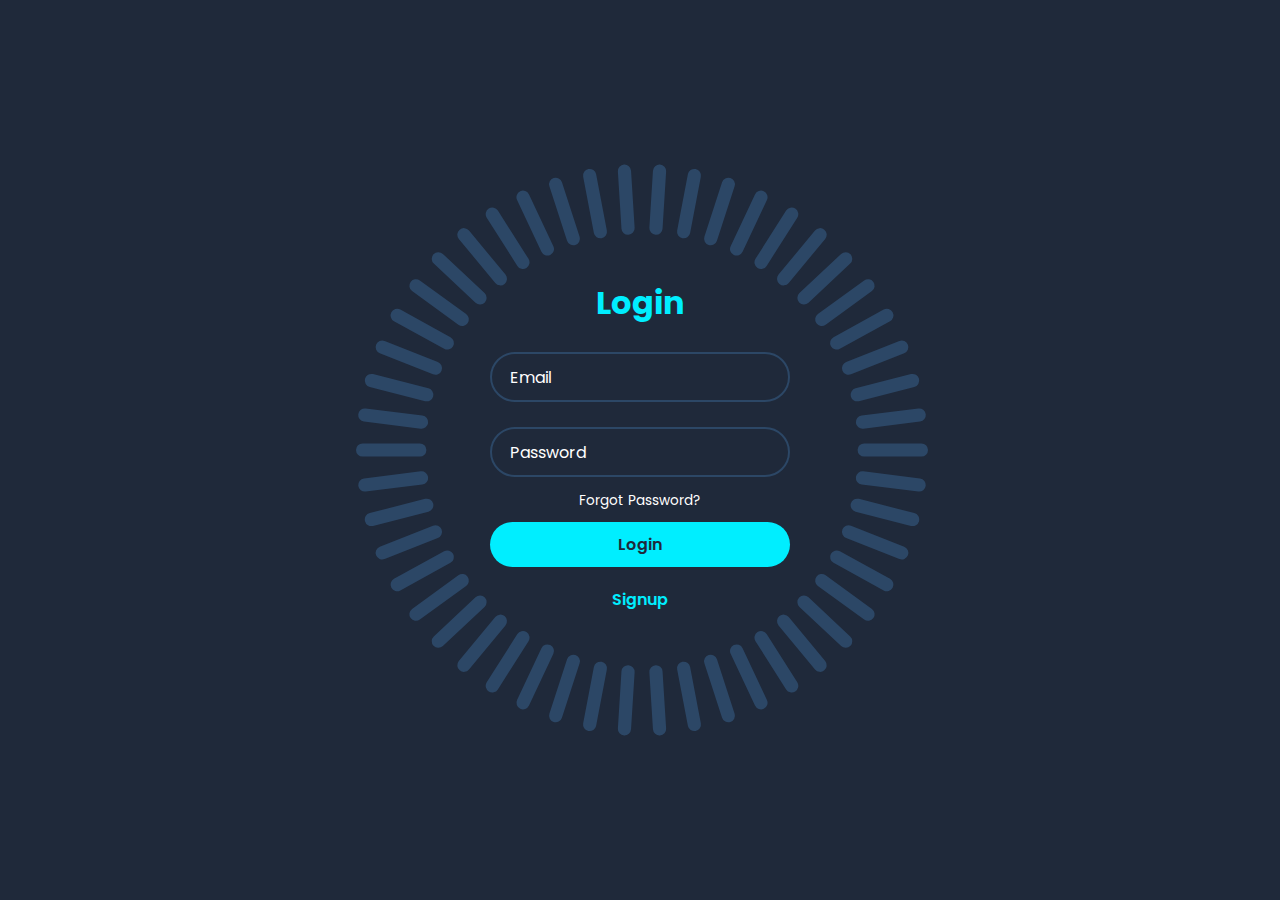
<file: index.html>
<!DOCTYPE html>
<html lang="en">
<head>
    <meta charset="UTF-8">
    <meta name="viewport" content="width=device-width, initial-scale=1.0">
    <title>Document</title>
    <link rel="preconnect" href="https://fonts.googleapis.com">
    <link rel="preconnect" href="https://fonts.gstatic.com" crossorigin>
    <link href="https://fonts.googleapis.com/css2?family=Poppins&display=swap" rel="stylesheet">
    <link rel="stylesheet" href="style.css">
</head>
<body>
    <div class="container">
        <div class="login-box">
            <h2>Login</h2>
            <form action="#">
                <div class="input-box">
                    <input type="email" required>
                    <label for="">Email</label>
                </div>
                <div class="input-box">
                    <input type="password" required>
                    <label for="">Password</label>
                </div>
                <div class="forgot-password">
                    <a href="#">Forgot Password?</a>
                </div>
                <button type="submit" class="btn">Login</button>
                <div class="signup-link">
                    <a href="#">Signup</a>
                </div>
            </form>
        </div>
        <span style="--i:0;"></span>
        <span style="--i:1;"></span>
        <span style="--i:2;"></span>
        <span style="--i:3;"></span>
        <span style="--i:4;"></span>
        <span style="--i:5;"></span>
        <span style="--i:6;"></span>
        <span style="--i:7;"></span>
        <span style="--i:8;"></span>
        <span style="--i:9;"></span>
        <span style="--i:10;"></span>
        <span style="--i:11;"></span>
        <span style="--i:12;"></span>
        <span style="--i:13;"></span>
        <span style="--i:14;"></span>
        <span style="--i:15;"></span>
        <span style="--i:16;"></span>
        <span style="--i:17;"></span>
        <span style="--i:18;"></span>
        <span style="--i:19;"></span>
        <span style="--i:20;"></span>
        <span style="--i:21;"></span>
        <span style="--i:22;"></span>
        <span style="--i:23;"></span>
        <span style="--i:24;"></span>
        <span style="--i:25;"></span>
        <span style="--i:26;"></span>
        <span style="--i:27;"></span>
        <span style="--i:28;"></span>
        <span style="--i:29;"></span>
        <span style="--i:30;"></span>
        <span style="--i:31;"></span>
        <span style="--i:32;"></span>
        <span style="--i:33;"></span>
        <span style="--i:34;"></span>
        <span style="--i:35;"></span>
        <span style="--i:36;"></span>
        <span style="--i:37;"></span>
        <span style="--i:38;"></span>
        <span style="--i:39;"></span>
        <span style="--i:40;"></span>
        <span style="--i:41;"></span>
        <span style="--i:42;"></span>
        <span style="--i:43;"></span>
        <span style="--i:44;"></span>
        <span style="--i:45;"></span>
        <span style="--i:46;"></span>
        <span style="--i:47;"></span>
        <span style="--i:48;"></span>
        <span style="--i:49;"></span>
    </div>
</body>
</html>
</file>
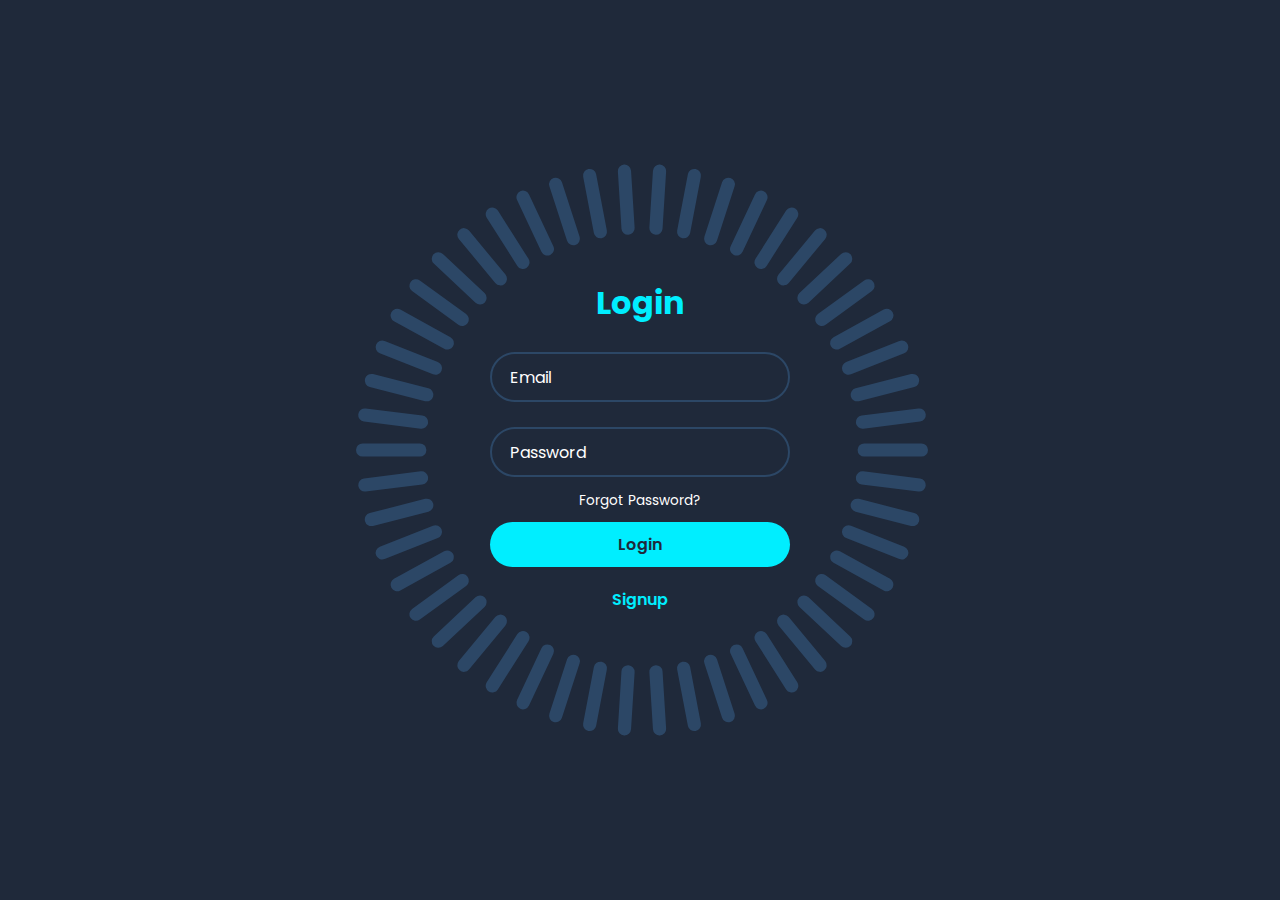
<file: Login.html>
<!DOCTYPE html>
<html lang="en">
<head>
    <meta charset="UTF-8">
    <meta name="viewport" content="width=device-width, initial-scale=1.0">
    <title>Document</title>
    <link rel="preconnect" href="https://fonts.googleapis.com">
    <link rel="preconnect" href="https://fonts.gstatic.com" crossorigin>
    <link href="https://fonts.googleapis.com/css2?family=Poppins&display=swap" rel="stylesheet">
    <link rel="stylesheet" href="login.css">
</head>
<body>
    <div class="container">
        <div class="login-box">
            <h2>Login</h2>
            <form action="#">
                <div class="input-box">
                    <input type="email" required>
                    <label for="">Email</label>
                </div>
                <div class="input-box">
                    <input type="password" required>
                    <label for="">Password</label>
                </div>
                <div class="forgot-password">
                    <a href="#">Forgot Password?</a>
                </div>
                <button type="submit" class="btn">Login</button>
                <div class="signup-link">
                    <a href="#">Signup</a>
                </div>
            </form>
        </div>
        <span style="--i:0;"></span>
        <span style="--i:1;"></span>
        <span style="--i:2;"></span>
        <span style="--i:3;"></span>
        <span style="--i:4;"></span>
        <span style="--i:5;"></span>
        <span style="--i:6;"></span>
        <span style="--i:7;"></span>
        <span style="--i:8;"></span>
        <span style="--i:9;"></span>
        <span style="--i:10;"></span>
        <span style="--i:11;"></span>
        <span style="--i:12;"></span>
        <span style="--i:13;"></span>
        <span style="--i:14;"></span>
        <span style="--i:15;"></span>
        <span style="--i:16;"></span>
        <span style="--i:17;"></span>
        <span style="--i:18;"></span>
        <span style="--i:19;"></span>
        <span style="--i:20;"></span>
        <span style="--i:21;"></span>
        <span style="--i:22;"></span>
        <span style="--i:23;"></span>
        <span style="--i:24;"></span>
        <span style="--i:25;"></span>
        <span style="--i:26;"></span>
        <span style="--i:27;"></span>
        <span style="--i:28;"></span>
        <span style="--i:29;"></span>
        <span style="--i:30;"></span>
        <span style="--i:31;"></span>
        <span style="--i:32;"></span>
        <span style="--i:33;"></span>
        <span style="--i:34;"></span>
        <span style="--i:35;"></span>
        <span style="--i:36;"></span>
        <span style="--i:37;"></span>
        <span style="--i:38;"></span>
        <span style="--i:39;"></span>
        <span style="--i:40;"></span>
        <span style="--i:41;"></span>
        <span style="--i:42;"></span>
        <span style="--i:43;"></span>
        <span style="--i:44;"></span>
        <span style="--i:45;"></span>
        <span style="--i:46;"></span>
        <span style="--i:47;"></span>
        <span style="--i:48;"></span>
        <span style="--i:49;"></span>
    </div>
</body>
</html>
</file>
<file: style.css>
* {
    margin: 0;
    padding: 0;
    box-sizing: border-box;
    font-family: "Poppins";
}

body {
    display: flex;
    justify-content: center;
    align-items: center;
    background: #1f293a;
    min-height: 100vh;
}

.container {
    position: relative;
    width: 256px;
    height: 256px;
    display: flex;
    justify-content: center;
    align-items: center;
}

.container span {
    position: absolute;
    left: 0;
    width: 32px;
    height: 6px;
    background: #2c4766;
    border-radius: 8px;
    transform-origin: 130px;
    transform: scale(2.2) rotate(calc(var(--i) * (360deg / 50)));
    animation: animateBlink 3s linear infinite;
    animation-delay: calc(var(--i) * (3s / 50));
}

@keyframes animateBlink {
    0% {
        background: #0ef;
    }

    25% {
        background: #2c4766;
    }
}

.login-box {
    position: absolute;
    width: 400px;
}

.login-box form {
    width: 100%;
    padding: 0 50px;
}

h2 {
    font-size: 2em;
    color: #0ef;
    text-align: center;
}

.input-box {
    position: relative;
    margin: 25px 0;
}

.input-box input {
    width: 100%;
    height: 50px;
    background: transparent;
    border: 2px solid #2c4766;
    outline: none;
    border-radius: 40px;
    font-size: 1em;
    color: #fff;
    padding: 0 20px;
    transition: 0.5s;
}

.input-box input:focus,
.input-box input:valid {
    border-color: #0ef;
}

.input-box label {
    position: absolute;
    top: 50%;
    left: 20px;
    transform: translateY(-50%);
    font-size: 1em;
    color: #fff;
    pointer-events: none;
    transition: 0.5s ease;
}

.input-box input:focus ~ label, 
.input-box input:valid ~ label {
    top: 1px;
    font-size: 0.8em;
    background-color: #1f293a;
    padding: 0 6px;
    color: #0ef;
} 

.forgot-password {
    margin: -15px 0 10px;
    text-align: center;
}

.forgot-password a {
    font-size: 0.85em;
    color: #fff;
    text-decoration: none;
}

.forgot-password a:hover {
    text-decoration: underline;
}

.btn {
    width: 100%;
    height: 45px;
    border-radius: 45px;
    background: #0ef;
    border: none;
    outline: none;
    cursor: pointer;
    font-size: 1em;
    color: #1f293a;
    font-weight: 600;
}

.signup-link {
    margin: 20px 0 10px;
    text-align: center;
}

.signup-link a {
    font-size: 1em;
    color: #0ef;
    text-decoration: none;
    font-weight: 600;
}

.signup-link a:hover{
    text-decoration: underline;
}
</file>
<file: login.css>
* {
    margin: 0;
    padding: 0;
    box-sizing: border-box;
    font-family: "Poppins";
}

body {
    display: flex;
    justify-content: center;
    align-items: center;
    background: #1f293a;
    min-height: 100vh;
}

.container {
    position: relative;
    width: 256px;
    height: 256px;
    display: flex;
    justify-content: center;
    align-items: center;
}

.container span {
    position: absolute;
    left: 0;
    width: 32px;
    height: 6px;
    background: #2c4766;
    border-radius: 8px;
    transform-origin: 130px;
    transform: scale(2.2) rotate(calc(var(--i) * (360deg / 50)));
    animation: animateBlink 3s linear infinite;
    animation-delay: calc(var(--i) * (3s / 50));
}

@keyframes animateBlink {
    0% {
        background: #0ef;
    }

    25% {
        background: #2c4766;
    }
}

.login-box {
    position: absolute;
    width: 400px;
}

.login-box form {
    width: 100%;
    padding: 0 50px;
}

h2 {
    font-size: 2em;
    color: #0ef;
    text-align: center;
}

.input-box {
    position: relative;
    margin: 25px 0;
}

.input-box input {
    width: 100%;
    height: 50px;
    background: transparent;
    border: 2px solid #2c4766;
    outline: none;
    border-radius: 40px;
    font-size: 1em;
    color: #fff;
    padding: 0 20px;
    transition: 0.5s;
}

.input-box input:focus,
.input-box input:valid {
    border-color: #0ef;
}

.input-box label {
    position: absolute;
    top: 50%;
    left: 20px;
    transform: translateY(-50%);
    font-size: 1em;
    color: #fff;
    pointer-events: none;
    transition: 0.5s ease;
}

.input-box input:focus ~ label, 
.input-box input:valid ~ label {
    top: 1px;
    font-size: 0.8em;
    background-color: #1f293a;
    padding: 0 6px;
    color: #0ef;
} 

.forgot-password {
    margin: -15px 0 10px;
    text-align: center;
}

.forgot-password a {
    font-size: 0.85em;
    color: #fff;
    text-decoration: none;
}

.forgot-password a:hover {
    text-decoration: underline;
}

.btn {
    width: 100%;
    height: 45px;
    border-radius: 45px;
    background: #0ef;
    border: none;
    outline: none;
    cursor: pointer;
    font-size: 1em;
    color: #1f293a;
    font-weight: 600;
}

.signup-link {
    margin: 20px 0 10px;
    text-align: center;
}

.signup-link a {
    font-size: 1em;
    color: #0ef;
    text-decoration: none;
    font-weight: 600;
}

.signup-link a:hover{
    text-decoration: underline;
}
</file>
